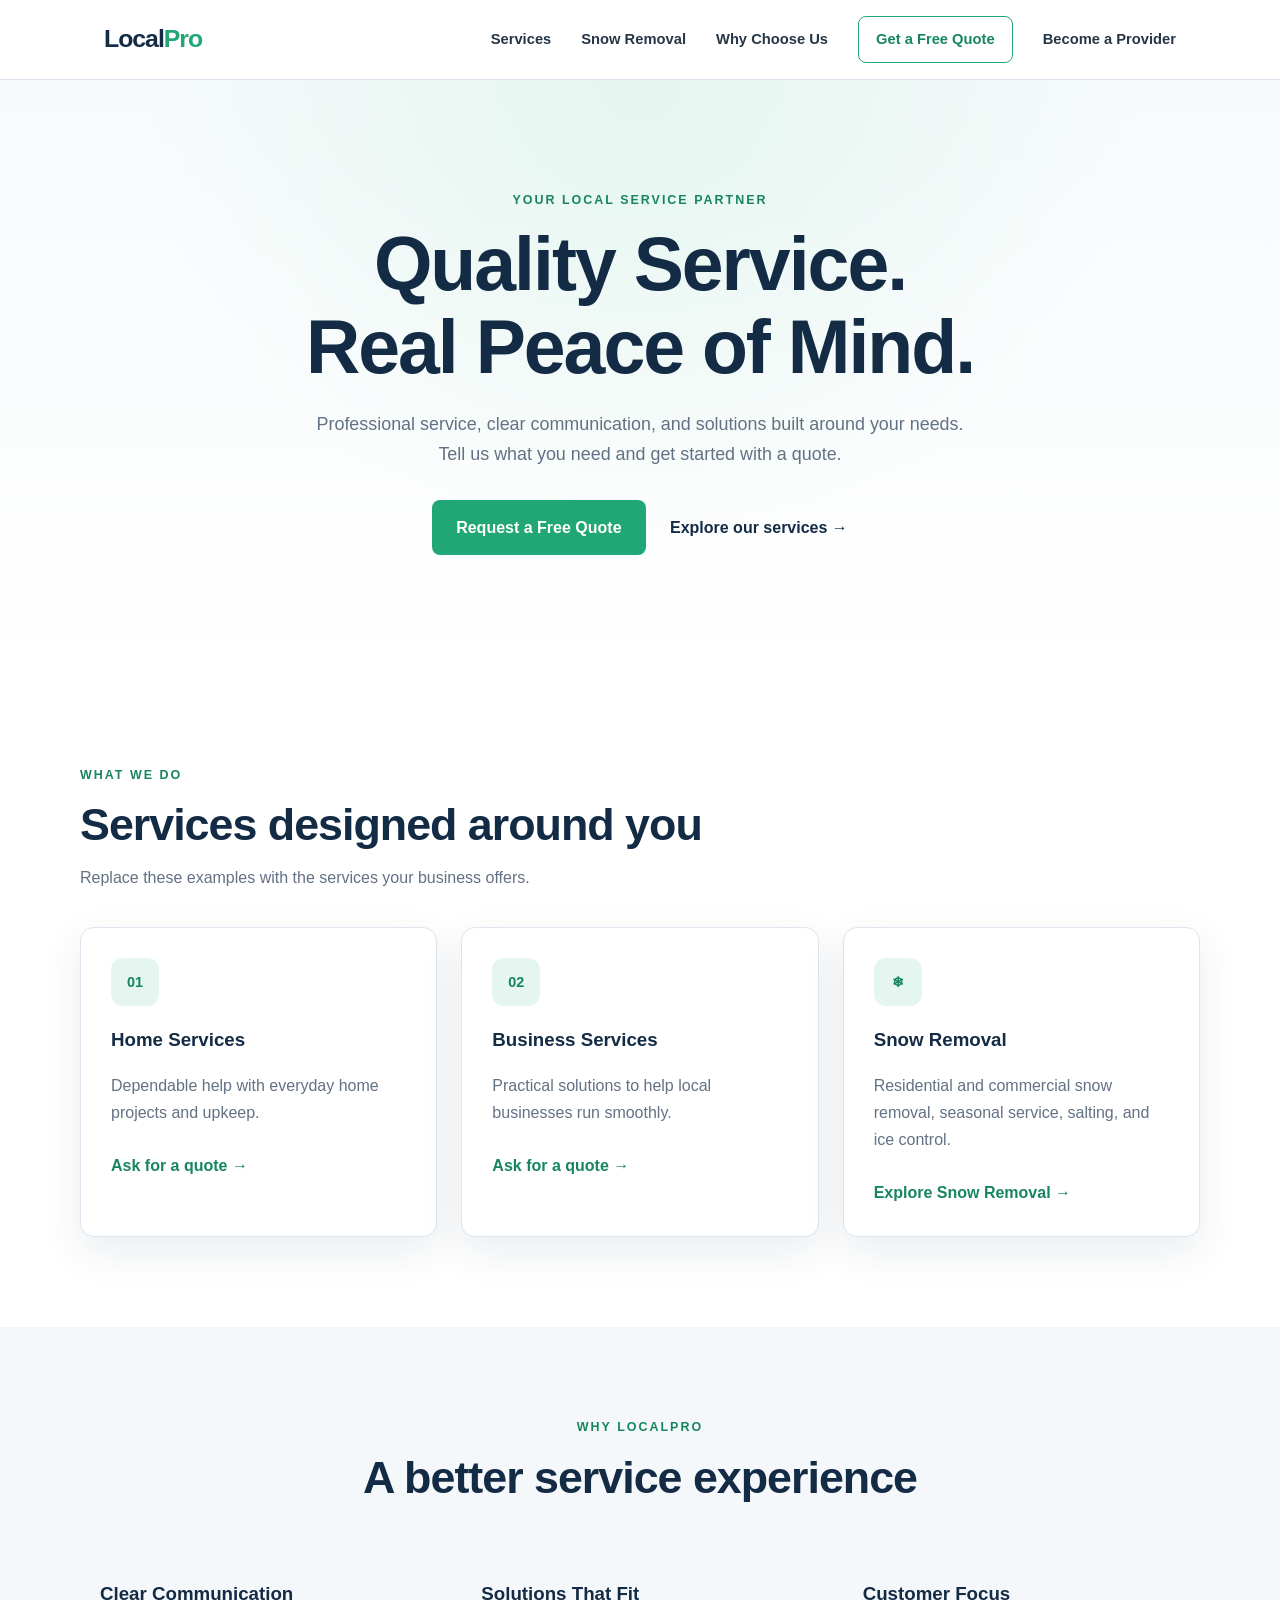
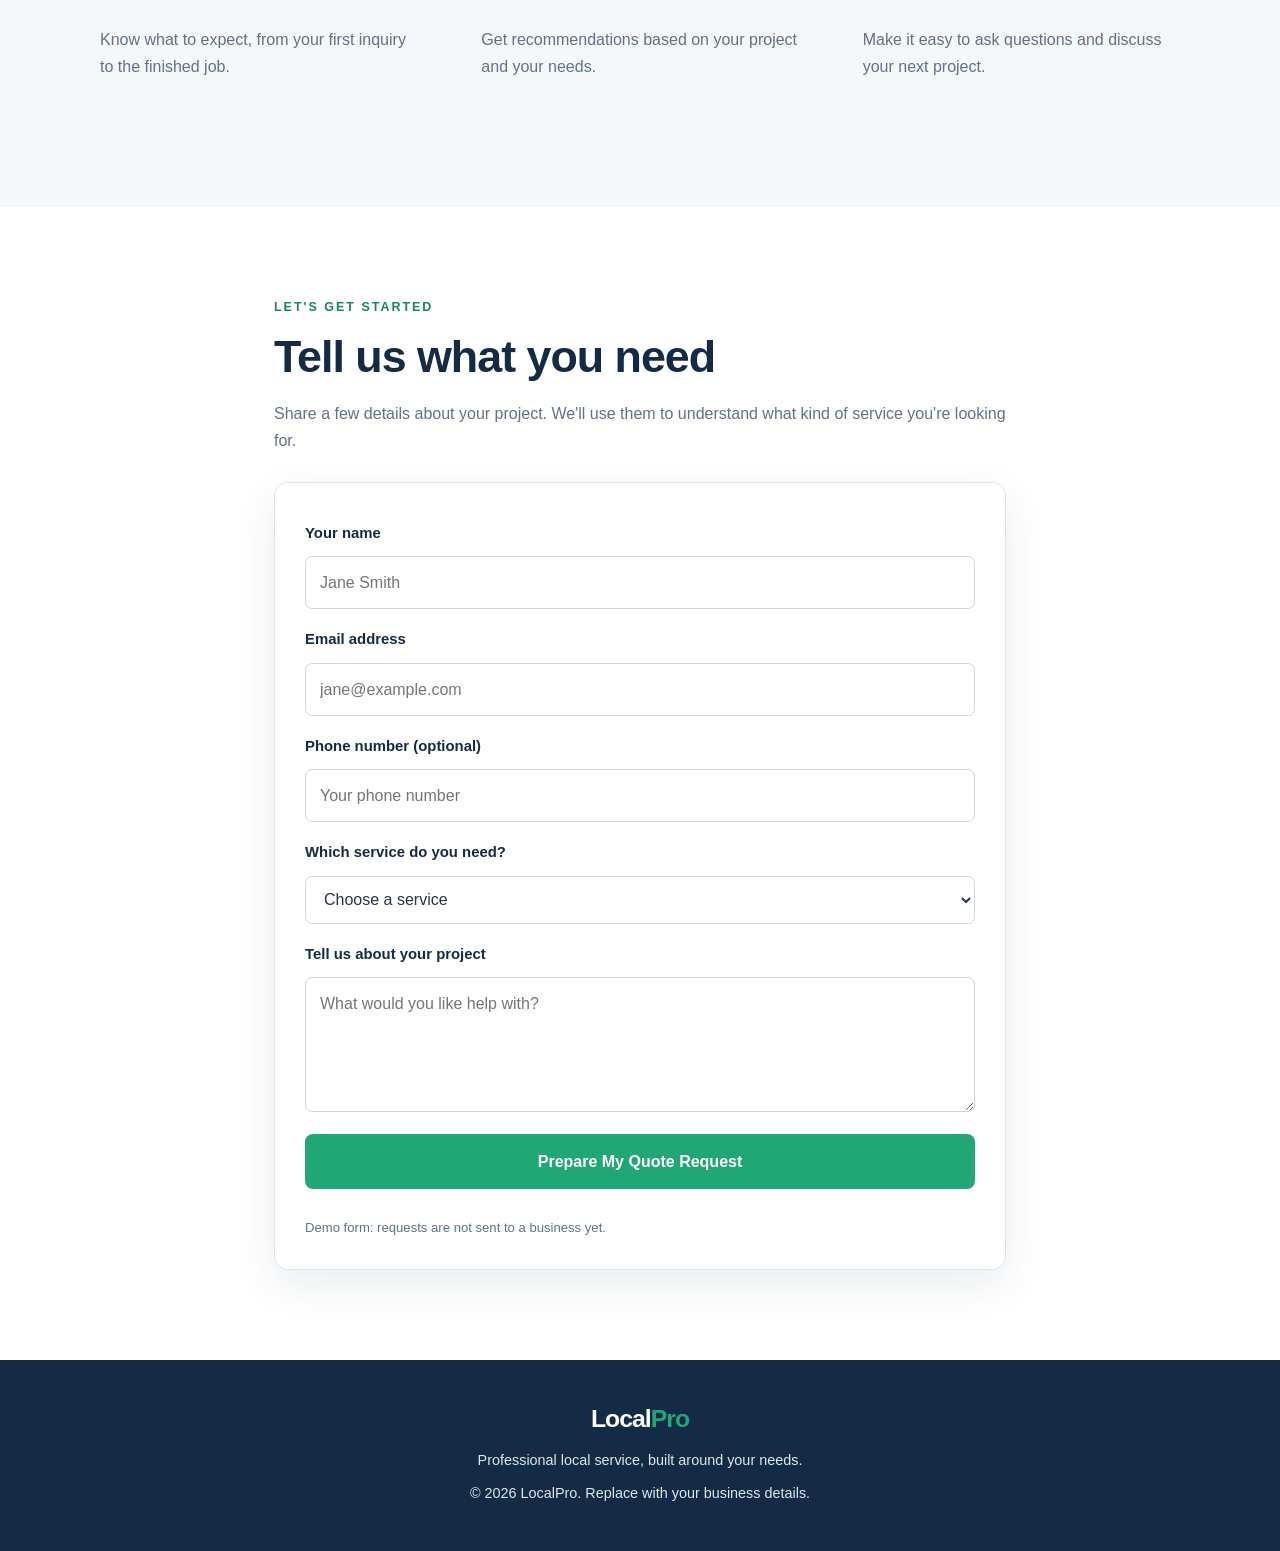
<file: index.html>
<!DOCTYPE html>
<html lang="en">
<head>
  <meta charset="UTF-8">
  <meta name="viewport" content="width=device-width, initial-scale=1.0">
  <meta name="description" content="Reliable local services with straightforward quotes and professional customer care.">
  <title>LocalPro | Professional Local Services</title>
<link rel="stylesheet" href="styles.css">
</head>



<body>
  <header>
   <nav aria-label="Main navigation">
  <a href="#" class="logo">Local<span>Pro</span></a>
  <a href="#services">Services</a>
  <a href="snow-removal.html">Snow Removal</a>
  <a href="#about">Why Choose Us</a>
  <a href="#quote" class="nav-cta">Get a Free Quote</a>
  <a href="provider.html">Become a Provider</a>
</nav>
  </header>
  <main>
    <section class="hero">
      <p class="eyebrow">YOUR LOCAL SERVICE PARTNER</p>
      <h1>Quality Service.<br>Real Peace of Mind.</h1>
      <p class="hero-text">
        Professional service, clear communication, and solutions
        built around your needs. Tell us what you need and get started
        with a quote.
      </p>
      <a href="#quote" class="button">Request a Free Quote</a>
      <a href="#services" class="text-link">Explore our services →</a>
    </section>

    <section id="services" class="section">
      <p class="eyebrow">WHAT WE DO</p>
      <h2>Services designed around you</h2>
      <p class="section-intro">
        Replace these examples with the services your business offers.
      </p>

      <div class="service-grid">
        <article class="service-card">
          <div class="service-icon" aria-hidden="true">01</div>
          <h3>Home Services</h3>
          <p>Dependable help with everyday home projects and upkeep.</p>
          <a href="#quote">Ask for a quote →</a>
        </article>

        <article class="service-card">
          <div class="service-icon" aria-hidden="true">02</div>
          <h3>Business Services</h3>
          <p>Practical solutions to help local businesses run smoothly.</p>
          <a href="#quote">Ask for a quote →</a>
        </article>

       <article class="service-card">
  <div class="service-icon" aria-hidden="true">❄</div>
  <h3>Snow Removal</h3>
  <p>Residential and commercial snow removal, seasonal service, salting, and ice control.</p>
  <a href="snow-removal.html">Explore Snow Removal →</a>
</article>
      </div>
    </section>

    <section id="about" class="why-section">
      <p class="eyebrow">WHY LOCALPRO</p>
      <h2>A better service experience</h2>
      <div class="benefit-grid">
        <article>
          <h3>Clear Communication</h3>
          <p>Know what to expect, from your first inquiry to the finished job.</p>
        </article>
        <article>
          <h3>Solutions That Fit</h3>
          <p>Get recommendations based on your project and your needs.</p>
        </article>
        <article>
          <h3>Customer Focus</h3>
          <p>Make it easy to ask questions and discuss your next project.</p>
        </article>
      </div>
    </section>

    <section id="quote" class="quote-section">
      <p class="eyebrow">LET'S GET STARTED</p>
      <h2>Tell us what you need</h2>
      <p>
        Share a few details about your project. We'll use them to
        understand what kind of service you're looking for.
      </p>

    <form id="quote-form">
        <label for="name">Your name</label>
        <input id="name" name="name" type="text"
          placeholder="Jane Smith" autocomplete="name" required>

        <label for="email">Email address</label>
        <input id="email" name="email" type="email"
          placeholder="jane@example.com" autocomplete="email" required>

        <label for="phone">Phone number (optional)</label>
        <input id="phone" name="phone" type="tel"
          placeholder="Your phone number" autocomplete="tel">

        <label for="service">Which service do you need?</label>
        <select id="service" name="service" required>
          <option value="">Choose a service</option>
          <option value="Home Services">Home Services</option>
          <option value="Business Services">Business Services</option>
          <option value="Custom Project">Custom Project</option>
          <option value="Other">Other</option>
        </select>

        <label for="details">Tell us about your project</label>
        <textarea id="details" name="details" rows="4"
          placeholder="What would you like help with?" required></textarea>

        <button type="submit" class="button">Prepare My Quote Request</button>
        <p id="form-message" role="status" aria-live="polite"></p>
        <p class="form-note">
          Demo form: requests are not sent to a business yet.
        </p>
      </form>
    </section>
  </main>

  <footer>
    <a href="#" class="logo">Local<span>Pro</span></a>
    <p>Professional local service, built around your needs.</p>
    <p>&copy; <span id="year">2026</span> LocalPro. Replace with your business details.</p>
  </footer>
      <script>
window.addEventListener("DOMContentLoaded", function () {
  const quoteForm = document.getElementById("quote-form");
  const formMessage = document.getElementById("form-message");
  const yearElement = document.getElementById("year");

  if (yearElement) {
    yearElement.textContent = new Date().getFullYear();
  }

  if (!quoteForm) {
    console.error("Could not find the quote form. Check its ID.");
    return;
  }

  quoteForm.addEventListener("submit", async function (event) {
      event.preventDefault();

      if (!quoteForm.reportValidity()) {
        return;
      }

      const formData = new FormData(quoteForm);

      const name = formData.get("name").trim();
      const email = formData.get("email").trim();
      const phone = formData.get("phone").trim();
                  const service = formData.get("service");
      const details = formData.get("details").trim();
      try {
     const response = await fetch("https://localpro-api.onrender.com/api/quotes", {
          method: "POST",
          headers: {
            "Content-Type": "application/json"
          },
          body: JSON.stringify({
            name: name,
            email: email,
            phone: phone,
            service: service,
            details: details
          })
        });

        const result = await response.json();

        if (!response.ok) {
          throw new Error(result.error || "Could not submit the quote request.");
        }

        formMessage.textContent = "Your quote request was saved successfully!";
        quoteForm.reset();
      } catch (error) {
        console.error("Quote submission failed:", error);
        formMessage.textContent =
          "Could not send your request. Please check that the backend is running and try again.";
      }

         });
});
 </script>

</body>
</html>
</file>
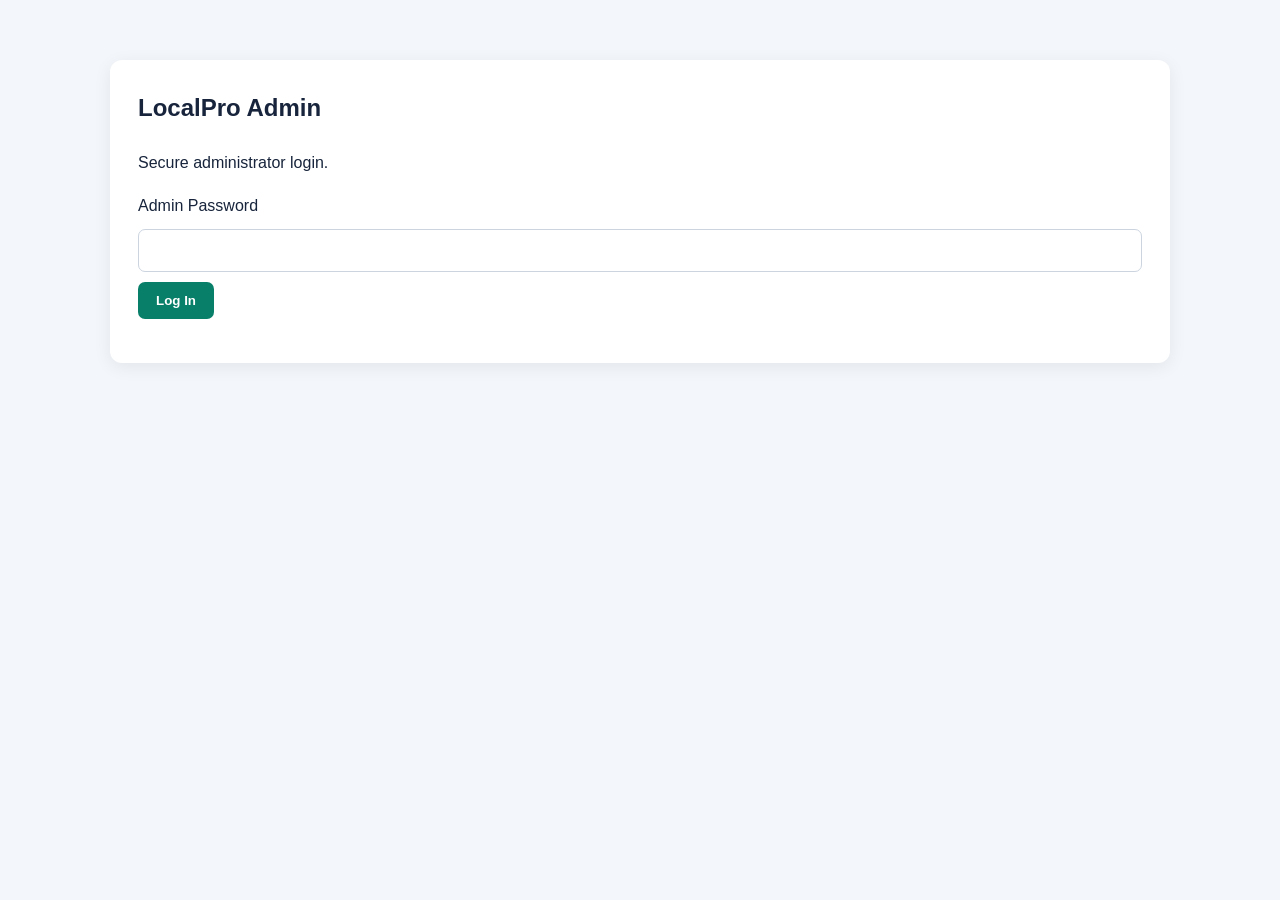
<file: admin.html>
<!DOCTYPE html>
<html lang="en">
<head>
    <meta charset="UTF-8">
    <meta name="viewport" content="width=device-width, initial-scale=1.0">
    <title>LocalPro Admin Dashboard</title>
    <link rel="stylesheet" href="styles.css">
    <style>
        body {
            background: #f3f6fa;
            color: #17243b;
            margin: 0;
            font-family: Arial, sans-serif;
        }

        .admin-container {
            max-width: 1100px;
            margin: 40px auto;
            padding: 20px;
        }

        .admin-card {
            background: white;
            padding: 28px;
            border-radius: 12px;
            box-shadow: 0 4px 18px rgba(0,0,0,.07);
            margin-bottom: 24px;
        }

        .admin-card h1, .admin-card h2 {
            margin-top: 0;
        }

        input {
            width: 100%;
            padding: 13px;
            margin: 10px 0;
            border: 1px solid #ccd4df;
            border-radius: 7px;
            box-sizing: border-box;
        }

        button {
            padding: 11px 18px;
            border: 0;
            border-radius: 7px;
            cursor: pointer;
            font-weight: bold;
        }

        .primary-button {
            background: #087f68;
            color: white;
        }

        .approve-button {
            background: #087f68;
            color: white;
            margin-right: 8px;
        }

        .reject-button {
            background: #a83232;
            color: white;
        }

        .application {
            border: 1px solid #dce3ec;
            padding: 20px;
            border-radius: 9px;
            margin-top: 16px;
        }

        .status {
            font-weight: bold;
            text-transform: capitalize;
        }

        .message {
            margin-top: 12px;
            font-weight: bold;
        }

        .hidden {
            display: none;
        }

        .application p {
            overflow-wrap: anywhere;
        }

        @media (max-width: 600px) {
            .admin-container {
                margin: 15px auto;
                padding: 12px;
            }

            .admin-card {
                padding: 18px;
            }
        }
.application-stats {
    display: grid;
    grid-template-columns: repeat(4, 1fr);
    gap: 12px;
    margin: 20px 0;
}

.stat-card {
    background: #f3f6f8;
    border: 1px solid #dce3e8;
    border-radius: 10px;
    padding: 16px;
}

.stat-card span {
    display: block;
    color: #52616b;
    font-size: 13px;
    margin-bottom: 8px;
}

.stat-card strong {
    font-size: 25px;
    color: #142b3a;
}

.application-filters {
    display: flex;
    gap: 12px;
    margin: 20px 0;
}

.application-filters input,
.application-filters select {
    padding: 12px;
    border: 1px solid #ccd5dc;
    border-radius: 8px;
    font-size: 14px;
}

.application-filters input {
    flex: 1;
    min-width: 0;
}

.application-filters select {
    min-width: 180px;
    background: white;
}

@media (max-width: 650px) {
    .application-stats {
        grid-template-columns: repeat(2, 1fr);
    }

    .application-filters {
        flex-direction: column;
    }

    .application-filters select {
        width: 100%;
    }

    }
   </style>
</head>
<body>

<main class="admin-container">

    <section class="admin-card" id="login-section">
        <h1>LocalPro Admin</h1>
        <p>Secure administrator login.</p>

        <form id="login-form">
            <label for="admin-password">Admin Password</label>
            <input
                type="password"
                id="admin-password"
                autocomplete="current-password"
                required
            >
            <button class="primary-button" type="submit">
                Log In
            </button>
        </form>

        <p id="login-message" class="message" role="status"></p>
    </section>

    <section class="hidden" id="dashboard-section">
        <div class="admin-card">
            <h1>Provider Management</h1>
            <p>Live provider applications · Read-only preview</p>
            <button class="primary-button" id="refresh-button">
                Refresh Applications
            </button>
            <button class="reject-button" id="logout-button">
                Log Out
            </button>
            <p id="dashboard-message" class="message" role="status"></p>
       <div class="admin-card">
    <h2>Provider Applications</h2>

    <div class="application-stats">
        <div class="stat-card">
            <span>All Applications</span>
            <strong id="count-all">0</strong>
        </div>

        <div class="stat-card">
            <span>Pending</span>
            <strong id="count-pending">0</strong>
        </div>

        <div class="stat-card">
            <span>Approved</span>
            <strong id="count-approved">0</strong>
        </div>

        <div class="stat-card">
            <span>Rejected</span>
            <strong id="count-rejected">0</strong>
        </div>
    </div>

    <div class="application-filters">
        <input
            type="text"
            id="application-search"
            placeholder="Search business, contact, service area..."
        >

        <select id="status-filter">
            <option value="all">All Applications</option>
            <option value="pending">Pending</option>
            <option value="approved">Approved</option>
            <option value="rejected">Rejected</option>
        </select>
    </div>

    <div id="applications-list">
        Loading applications...
    </div>
</div>
<div class="admin-card" id="customer-leads-section">
    <h2>Customer Leads</h2>
    <p>Manage incoming customer requests and provider assignments.</p>

    <div class="application-stats">
        <div class="stat-card">
            <span>All Leads</span>
            <strong id="lead-count-all">0</strong>
        </div>

        <div class="stat-card">
            <span>New</span>
            <strong id="lead-count-new">0</strong>
        </div>

        <div class="stat-card">
            <span>Contacted</span>
            <strong id="lead-count-contacted">0</strong>
        </div>

        <div class="stat-card">
            <span>Matched</span>
            <strong id="lead-count-matched">0</strong>
        </div>

        <div class="stat-card">
            <span>Completed</span>
            <strong id="lead-count-completed">0</strong>
        </div>
    </div>

    <div class="application-filters">
        <input
            type="text"
            id="lead-search"
            placeholder="Search customer, ZIP code, or service..."
        >

        <select id="lead-status-filter">
            <option value="all">All Leads</option>
            <option value="new">New</option>
            <option value="contacted">Contacted</option>
            <option value="matched">Matched</option>
            <option value="completed">Completed</option>
        </select>
    </div>

    <button class="primary-button" id="refresh-leads-button">
        Refresh Customer Leads
    </button>

    <p id="lead-message" class="message" role="status"></p>

    <div id="customer-leads-list">
        Log in to load customer leads.
    </div>
</div>

    </section>

</main>

<script>

const API_BASE = "https://localpro-api.onrender.com";

let localLeads = [];
let localProviders = [];
let adminToken = null;
let allApplications = [];

const loginForm = document.getElementById("login-form");
const loginSection = document.getElementById("login-section");
const dashboardSection = document.getElementById("dashboard-section");
const loginMessage = document.getElementById("login-message");
const dashboardMessage = document.getElementById("dashboard-message");
const applicationsList = document.getElementById("applications-list");

loginForm.addEventListener("submit", async function(event) {
    event.preventDefault();
    loginMessage.textContent = "Checking login...";

    try {
        const response = await fetch(`${API_BASE}/api/admin/login`, {
            method: "POST",
            headers: {"Content-Type": "application/json"},
            body: JSON.stringify({
                password: document.getElementById("admin-password").value
            })
        });

        const data = await response.json();
        if (!response.ok) {
            throw new Error(data.error || "Login failed.");
        }

        adminToken = data.token;
        document.getElementById("admin-password").value = "";
        loginSection.classList.add("hidden");
        dashboardSection.classList.remove("hidden");

        await loadApplications();
        await loadCustomerLeads();
        await loadLocalProviders();

    } catch (error) {
        loginMessage.textContent = error.message;
    }
});

async function loadCustomerLeads() {
    const leadsList = document.getElementById("customer-leads-list");
    const message = document.getElementById("lead-message");

    leadsList.textContent = "Loading customer leads...";
    message.textContent = "";

    try {
        const response = await fetch(`${API_BASE}/api/admin/quotes`, {
            headers: {"Authorization": `Bearer ${adminToken}`}
        });

        const data = await response.json();
        if (!response.ok) {
            if (response.status === 401) logout();
            throw new Error(data.error || "Could not load customer leads.");
        }

        localLeads = Array.isArray(data.leads) ? data.leads : [];
        renderCustomerLeads();

    } catch (error) {
        leadsList.textContent = error.message;
    }
}

async function loadLocalProviders() {
    try {
        const response = await fetch(`${API_BASE}/api/admin/providers`, {
            headers: {"Authorization": `Bearer ${adminToken}`}
        });

        const data = await response.json();
        if (!response.ok) {
            if (response.status === 401) logout();
            throw new Error(data.error || "Could not load approved providers.");
        }

        localProviders = Array.isArray(data.applications)
            ? data.applications.filter(provider => provider.status === "approved")
            : [];

        renderCustomerLeads();

    } catch (error) {
        document.getElementById("lead-message").textContent = error.message;
    }
}

function renderCustomerLeads() {
    const leadsList = document.getElementById("customer-leads-list");
    leadsList.replaceChildren();

    const searchText = document
        .getElementById("lead-search")
        .value.trim().toLowerCase();

    const selectedStatus = document
        .getElementById("lead-status-filter")
        .value;

    const statuses = ["new", "contacted", "matched", "completed"];

    document.getElementById("lead-count-all").textContent = localLeads.length;

    statuses.forEach(status => {
        document.getElementById(`lead-count-${status}`).textContent =
            localLeads.filter(lead => lead.status === status).length;
    });

    const filteredLeads = localLeads.filter(lead => {
        const matchesStatus =
            selectedStatus === "all" || lead.status === selectedStatus;

        const searchableText = [
            lead.name,
            lead.email,
            lead.phone,
            lead.zip_code,
            lead.service,
            lead.service_requested,
            lead.property_type
        ].join(" ").toLowerCase();

        return matchesStatus && searchableText.includes(searchText);
    });

    if (filteredLeads.length === 0) {
        leadsList.textContent = "No matching customer leads found.";
        return;
    }

    filteredLeads.forEach(lead => {
        const card = document.createElement("article");
        card.className = "application";

        const heading = document.createElement("h3");
        heading.textContent = lead.name || "Unnamed customer";
        card.appendChild(heading);

        const fields = [
            ["Email", lead.email],
            ["Phone", lead.phone],
            ["Service", lead.service_requested || lead.service],
            ["Property type", lead.property_type],
            ["ZIP code", lead.zip_code],
            ["Frequency", lead.frequency],
            ["Requested timing", lead.timing],
            ["Additional details", lead.details],
            ["Submitted", lead.created_at]
        ];

        fields.forEach(([label, value]) => {
            const paragraph = document.createElement("p");
            paragraph.textContent = `${label}: ${value || "Not provided"}`;
            card.appendChild(paragraph);
        });

        const statusLabel = document.createElement("label");
        statusLabel.textContent = "Lead status";

        const statusSelect = document.createElement("select");

        ["new", "contacted", "matched", "completed"].forEach(status => {
            const option = document.createElement("option");
            option.value = status;
            option.textContent =
                status.charAt(0).toUpperCase() + status.slice(1);
            statusSelect.appendChild(option);
        });

        statusSelect.value = lead.status || "new";
        statusLabel.appendChild(statusSelect);
        card.appendChild(statusLabel);

        const providerLabel = document.createElement("label");
        providerLabel.textContent = "Assign approved provider";

        const providerSelect = document.createElement("select");

        const unassignedOption = document.createElement("option");
        unassignedOption.value = "";
        unassignedOption.textContent = "No provider assigned";
        providerSelect.appendChild(unassignedOption);

        const currentProviderIsApproved = localProviders.some(
            provider => String(provider.id) === String(lead.assigned_provider_id)
        );

        if (lead.assigned_provider_id && !currentProviderIsApproved) {
            const previousOption = document.createElement("option");
            previousOption.value = String(lead.assigned_provider_id);
            previousOption.textContent =
                `Previously assigned provider #${lead.assigned_provider_id} (not approved)`;
            providerSelect.appendChild(previousOption);
        }

        localProviders
            .filter(provider => provider.status === "approved")
            .forEach(provider => {
                const option = document.createElement("option");
                option.value = String(provider.id);
                option.textContent = provider.business_name;
                providerSelect.appendChild(option);
            });

        providerSelect.value = lead.assigned_provider_id
            ? String(lead.assigned_provider_id)
            : "";

        providerLabel.appendChild(providerSelect);
        card.appendChild(providerLabel);

        const saveButton = document.createElement("button");
        saveButton.className = "primary-button";
        saveButton.textContent = "Save Lead Changes";

        saveButton.addEventListener("click", async () => {
            await updateCustomerLead(
                lead.id,
                statusSelect.value,
                providerSelect.value
            );
        });

        card.appendChild(saveButton);
        leadsList.appendChild(card);
    });
}

async function updateCustomerLead(leadId, status, providerId) {
    const message = document.getElementById("lead-message");
    message.textContent = "Saving lead changes...";

    const assignedProviderId = providerId === "" ? null : Number(providerId);

    try {
        const response = await fetch(`${API_BASE}/api/admin/quotes/${leadId}`, {
            method: "PATCH",
            headers: {
                "Content-Type": "application/json",
                "Authorization": `Bearer ${adminToken}`
            },
            body: JSON.stringify({
                status: status,
                assigned_provider_id: assignedProviderId
            })
        });

        const data = await response.json();
        if (!response.ok) {
            if (response.status === 401) logout();
            throw new Error(data.error || "Could not update customer lead.");
        }

        message.textContent = "Customer lead updated successfully.";
        await loadCustomerLeads();

    } catch (error) {
        message.textContent = error.message;
    }
}

function renderApplications() {
    applicationsList.replaceChildren();

    const searchText = document
        .getElementById("application-search")
        .value.trim().toLowerCase();

    const selectedStatus = document
        .getElementById("status-filter")
        .value;

    // Update application counts.
    document.getElementById("count-all").textContent =
        allApplications.length;

    document.getElementById("count-pending").textContent =
        allApplications.filter(app => app.status === "pending").length;

    document.getElementById("count-approved").textContent =
        allApplications.filter(app => app.status === "approved").length;

    document.getElementById("count-rejected").textContent =
        allApplications.filter(app => app.status === "rejected").length;

    // Apply search and status filters.
    const filteredApplications = allApplications.filter(application => {
        const matchesStatus =
            selectedStatus === "all" ||
            application.status === selectedStatus;

        const searchableText = [
            application.business_name,
            application.contact_name,
            application.service_area,
            application.services
        ].join(" ").toLowerCase();

        const matchesSearch = searchableText.includes(searchText);

        return matchesStatus && matchesSearch;
    });

    if (filteredApplications.length === 0) {
        applicationsList.textContent = "No matching applications found.";
        return;
    }

    filteredApplications.forEach(application => {
        const card = document.createElement("article");
        card.className = "application";

        const heading = document.createElement("h3");
        heading.textContent = application.business_name;
        card.appendChild(heading);

        const fields = [
            ["Contact", application.contact_name],
            ["Email", application.email],
            ["Phone", application.phone],
            ["Address", application.business_address],
            ["Service area", application.service_area],
            ["Services", application.services],
            ["Customer types", application.customer_types],
            ["Years in business", application.years_in_business],
            ["Insurance", application.insurance_info],
            ["Licenses", application.license_info],
            ["Website", application.website],
            ["Availability", application.availability]
        ];

        fields.forEach(([label, value]) => {
            const paragraph = document.createElement("p");
            paragraph.textContent = `${label}: ${value || "Not provided"}`;
            card.appendChild(paragraph);
        });

        // Flag applications that list snow-related services.
        const snowKeywords = /snow|plow|ice|salting|shovel/i;

        if (snowKeywords.test(application.services || "")) {
            const snowLabel = document.createElement("p");
            snowLabel.textContent = "Snow-related services listed";
            snowLabel.className = "status";
            card.appendChild(snowLabel);
        }

        const status = document.createElement("p");
        status.className = "status";
        status.textContent = `Status: ${application.status}`;
        card.appendChild(status);

        const readOnlyNote = document.createElement("p");
        readOnlyNote.textContent = "Read-only preview: provider status changes are disabled.";
        readOnlyNote.className = "status";
        card.appendChild(readOnlyNote);

        applicationsList.appendChild(card);
    });
}


async function loadApplications() {
    applicationsList.textContent = "Loading applications...";
    dashboardMessage.textContent = "";

    try {
        const response = await fetch(`${API_BASE}/api/admin/providers`, {
            headers: {
                "Authorization": `Bearer ${adminToken}`
            }
        });
        const data = await response.json();

        if (!response.ok) {
            if (response.status === 401) {
                logout();
            }

            throw new Error(data.error || "Could not load applications.");
        }

        allApplications = Array.isArray(data.applications)
            ? data.applications
            : [];

        renderApplications();

    } catch (error) {
        applicationsList.textContent = error.message;

}
}

    function logout() {
        adminToken = null;
        dashboardSection.classList.add("hidden");
        loginSection.classList.remove("hidden");
        applicationsList.replaceChildren();
        dashboardMessage.textContent = "";
        loginMessage.textContent = "You have been logged out.";
    }

        document.getElementById("application-search").addEventListener(
        "input", renderApplications
    );

    document.getElementById("status-filter").addEventListener(
        "change", renderApplications
    );

    document.getElementById("refresh-button").addEventListener(
        "click", loadApplications
    );

    document.getElementById("logout-button").addEventListener(
        "click", logout
    );

    document.getElementById("lead-search").addEventListener(
        "input", renderCustomerLeads
    );

    document.getElementById("lead-status-filter").addEventListener(
        "change", renderCustomerLeads
    );

    document.getElementById("refresh-leads-button").addEventListener(
        "click", async function() {
            await loadCustomerLeads();
            await loadLocalProviders();
            renderCustomerLeads();
        }
    );

</script>

</body>
</html>
</file>
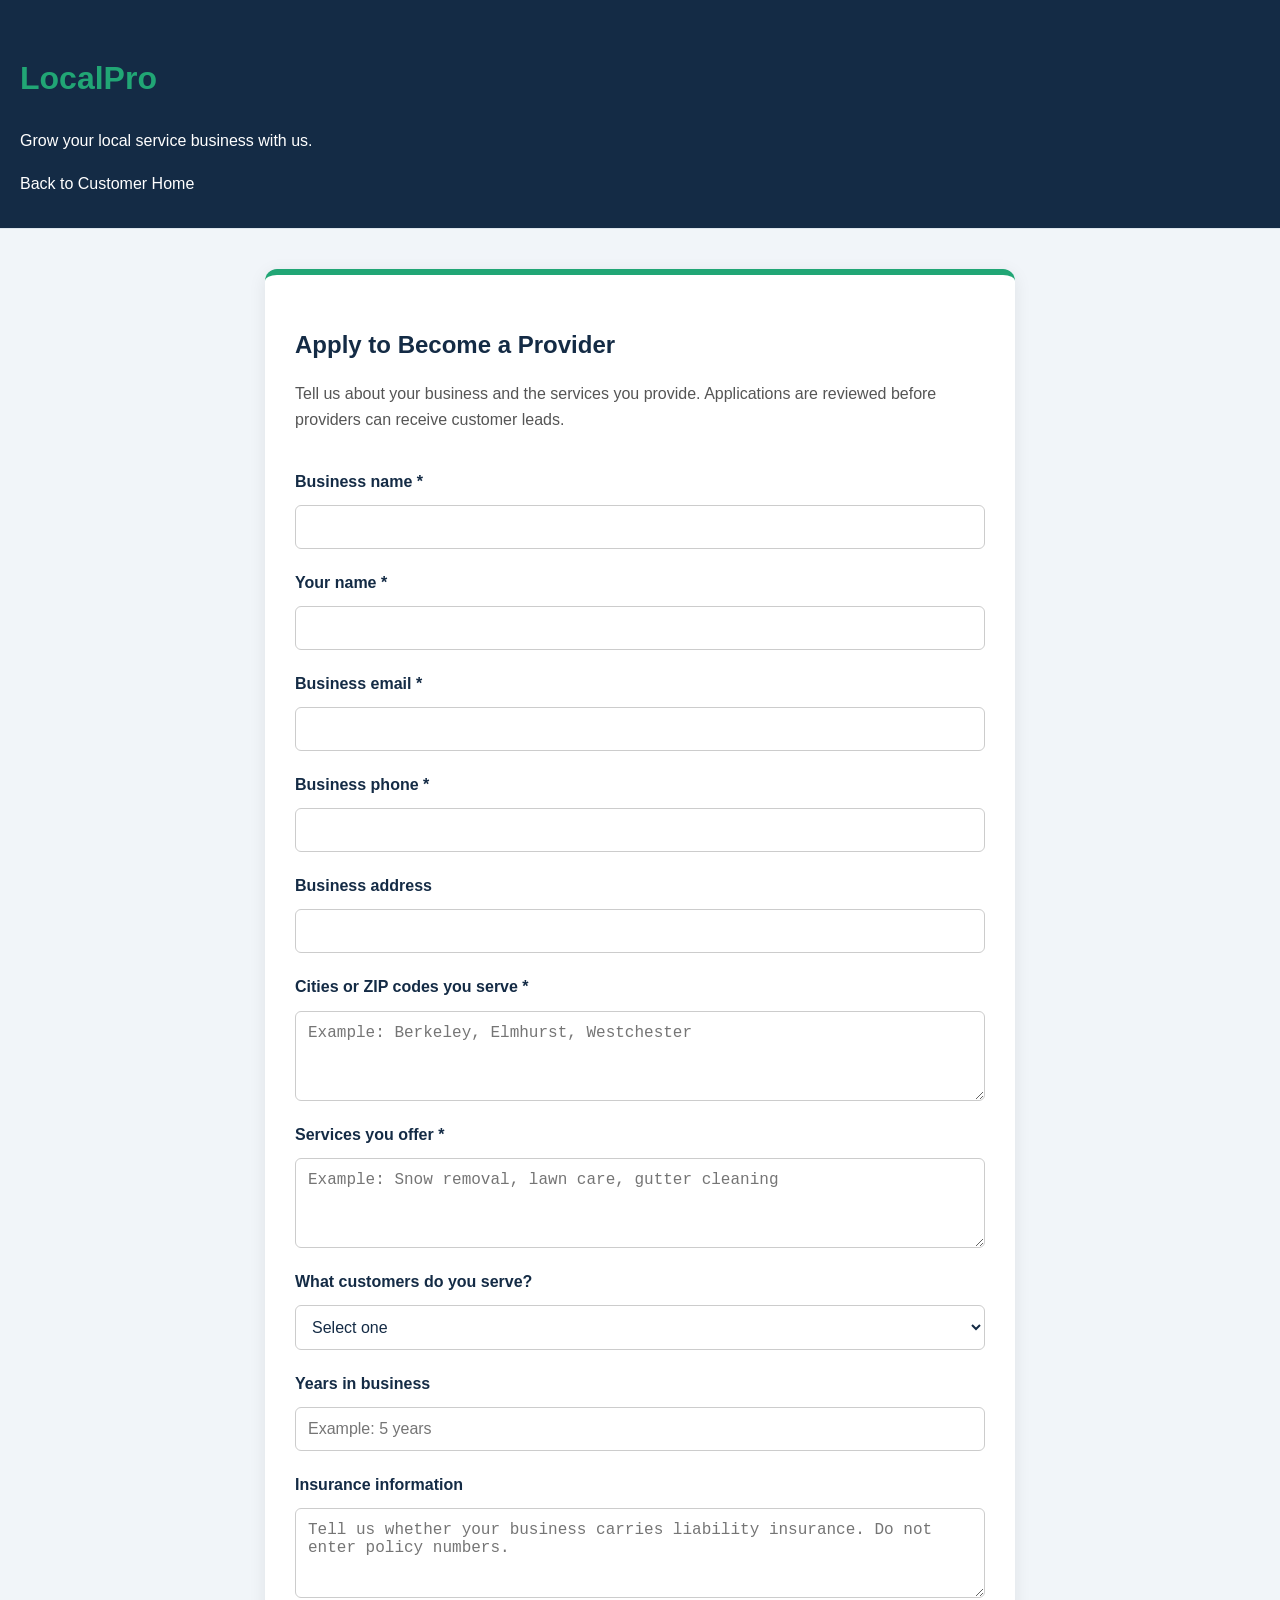
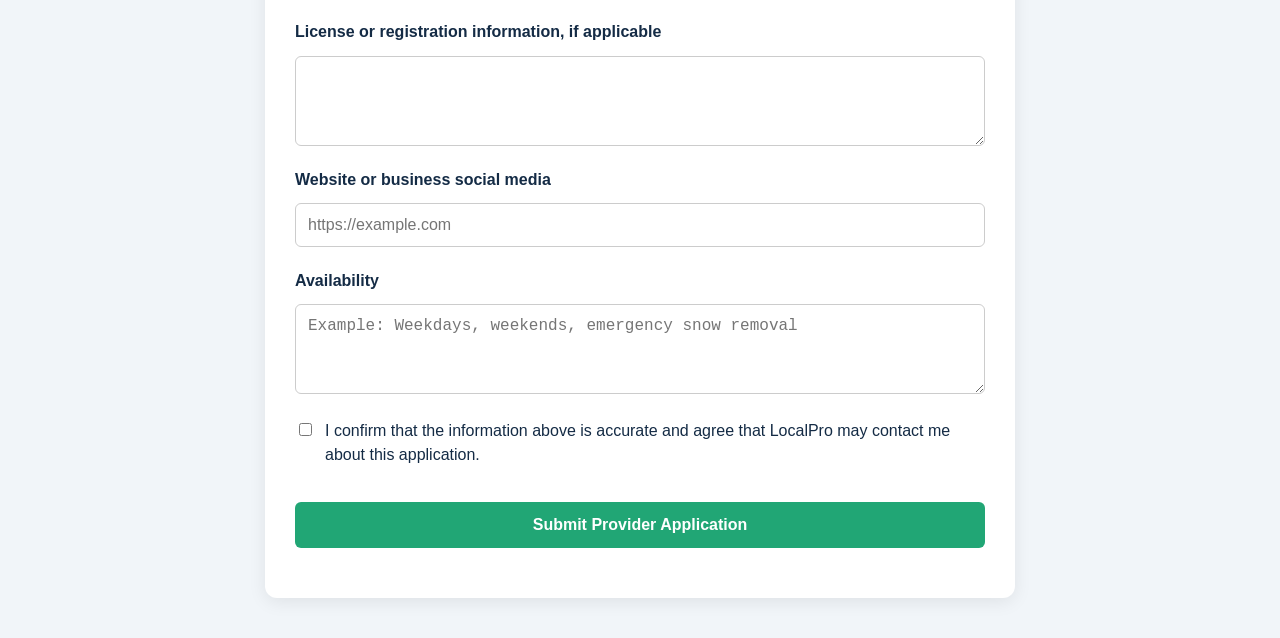
<file: provider.html>
<!DOCTYPE html>
<html lang="en">
<head>
    <meta charset="UTF-8">
    <meta name="viewport" content="width=device-width, initial-scale=1.0">
    <title>Become a LocalPro Provider</title>
    <link rel="stylesheet" href="styles.css">
</head>
<body>
    <header>
        <div class="container">
            <h1>LocalPro</h1>
            <p>Grow your local service business with us.</p>
            <a href="index.html">Back to Customer Home</a>
        </div>
    </header>

    <main class="container">
        <section class="form-card">
            <h2>Apply to Become a Provider</h2>
            <p>
                Tell us about your business and the services you provide.
                Applications are reviewed before providers can receive customer leads.
            </p>

            <form id="provider-form">
                <label for="business_name">Business name *</label>
                <input id="business_name" name="business_name" type="text" required maxlength="150">

                <label for="contact_name">Your name *</label>
                <input id="contact_name" name="contact_name" type="text" required maxlength="120">

                <label for="email">Business email *</label>
                <input id="email" name="email" type="email" required maxlength="254">

                <label for="phone">Business phone *</label>
                <input id="phone" name="phone" type="tel" required maxlength="40">

                <label for="business_address">Business address</label>
                <input id="business_address" name="business_address" type="text" maxlength="250">

                <label for="service_area">Cities or ZIP codes you serve *</label>
                <textarea id="service_area" name="service_area" required maxlength="1000"
                    placeholder="Example: Berkeley, Elmhurst, Westchester"></textarea>

                <label for="services">Services you offer *</label>
                <textarea id="services" name="services" required maxlength="1500"
                    placeholder="Example: Snow removal, lawn care, gutter cleaning"></textarea>

                <label for="customer_types">What customers do you serve?</label>
                <select id="customer_types" name="customer_types">
                    <option value="">Select one</option>
                    <option value="Residential">Residential</option>
                    <option value="Commercial">Commercial</option>
                    <option value="Both">Both residential and commercial</option>
                </select>

                <label for="years_in_business">Years in business</label>
                <input id="years_in_business" name="years_in_business" type="text" maxlength="50"
                    placeholder="Example: 5 years">

                <label for="insurance_info">Insurance information</label>
                <textarea id="insurance_info" name="insurance_info" maxlength="1000"
                    placeholder="Tell us whether your business carries liability insurance. Do not enter policy numbers."></textarea>

                <label for="license_info">License or registration information, if applicable</label>
                <textarea id="license_info" name="license_info" maxlength="1000"></textarea>

                <label for="website">Website or business social media</label>
                <input id="website" name="website" type="text" maxlength="250"
                    placeholder="https://example.com">

                <label for="availability">Availability</label>
                <textarea id="availability" name="availability" maxlength="1000"
                    placeholder="Example: Weekdays, weekends, emergency snow removal"></textarea>

                <label class="checkbox-label">
                    <input type="checkbox" id="provider_agreement" name="provider_agreement" value="yes" required>
                    I confirm that the information above is accurate and agree that LocalPro may contact me about this application.
                </label>

                <button type="submit">Submit Provider Application</button>
            </form>

            <p id="provider-message" role="status" aria-live="polite"></p>
        </section>
    </main>

    <script>
        const providerForm = document.getElementById("provider-form");
        const providerMessage = document.getElementById("provider-message");

        providerForm.addEventListener("submit", async function (event) {
            event.preventDefault();

            const formData = new FormData(providerForm);
            const application = Object.fromEntries(formData.entries());

            providerMessage.textContent = "Submitting your application...";
            
            try {
                const response = await fetch(
                    "https://localpro-api.onrender.com/api/providers",
                    {
                        method: "POST",
                        headers: {
                            "Content-Type": "application/json"
                        },
                        body: JSON.stringify(application)
                    }
                );

                const result = await response.json();

                if (!response.ok) {
                    throw new Error(result.error || "Unable to submit your application.");
                }

                providerMessage.textContent =
                    "Thank you! Your application was received and is pending review.";

                providerForm.reset();
            } catch (error) {
                providerMessage.textContent =
                    error.message || "Something went wrong. Please try again.";
            }
        });
    </script>
</body>
</html>
</file>
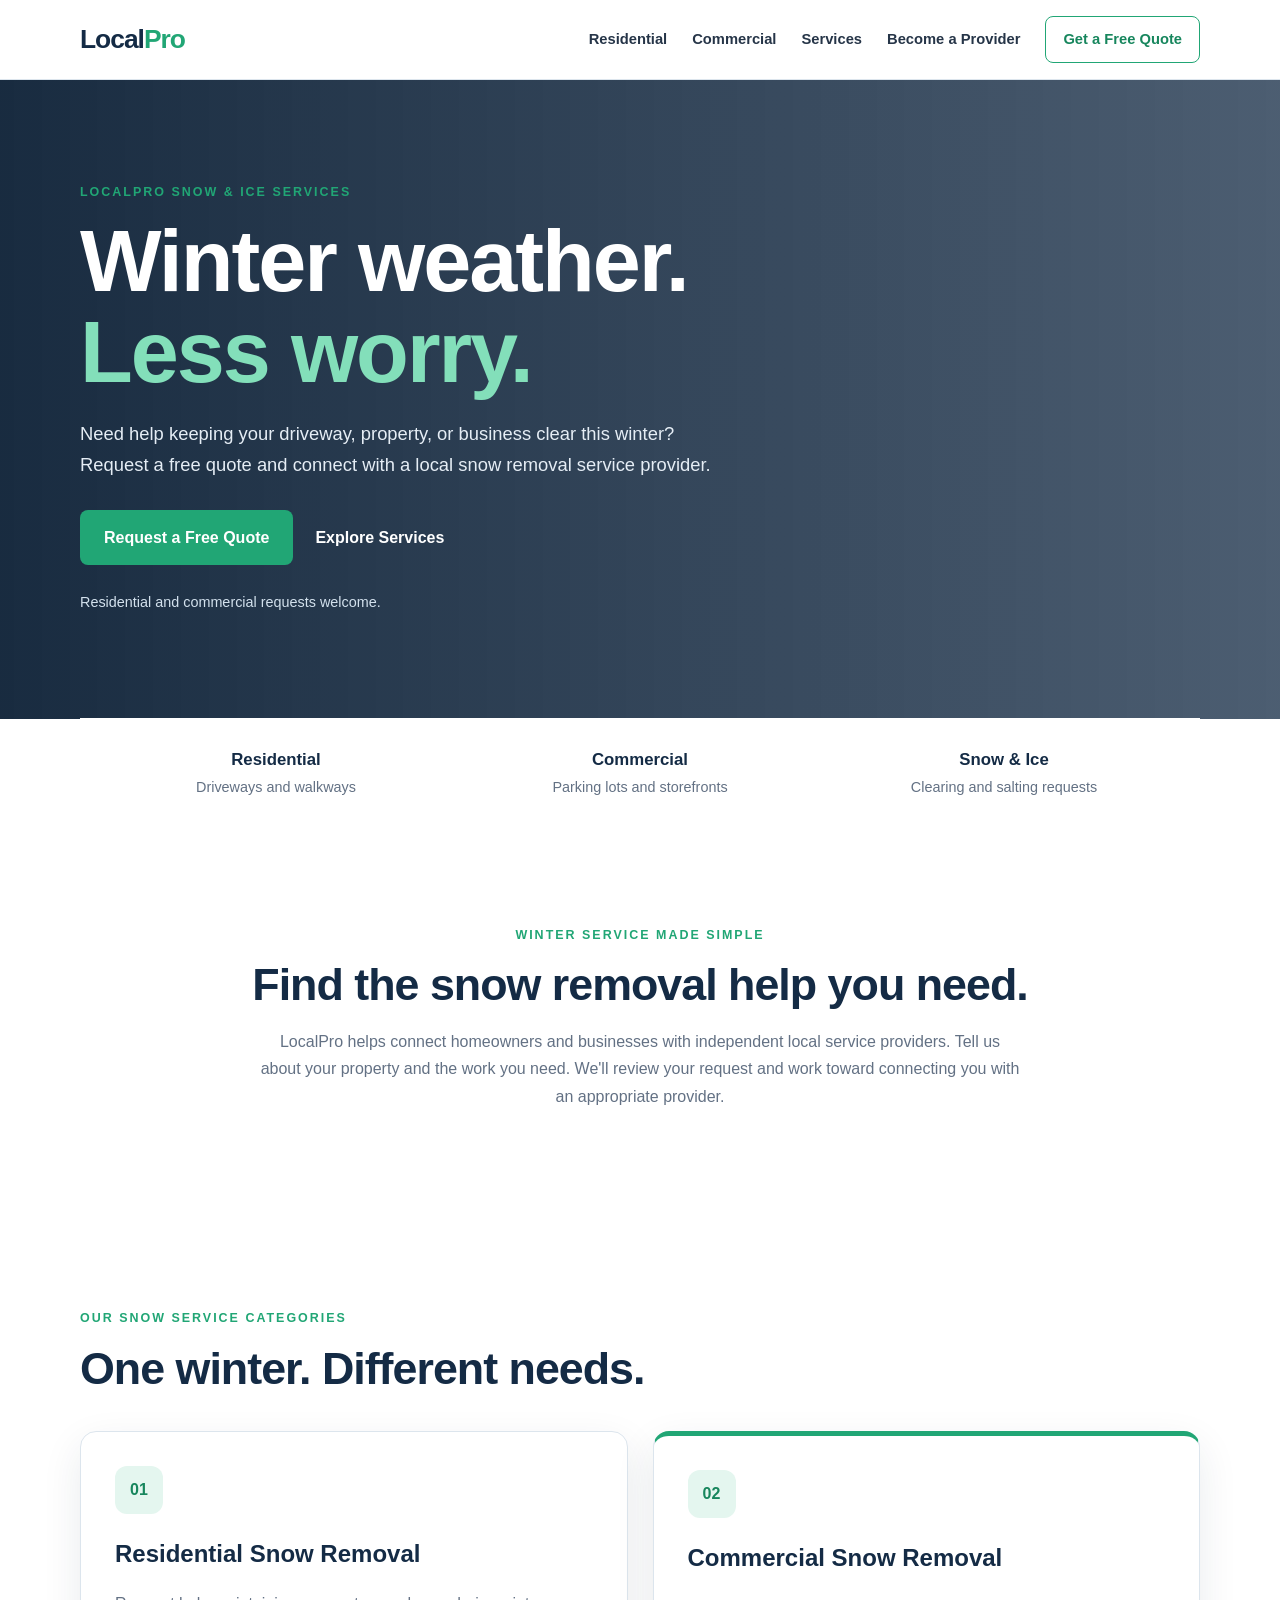
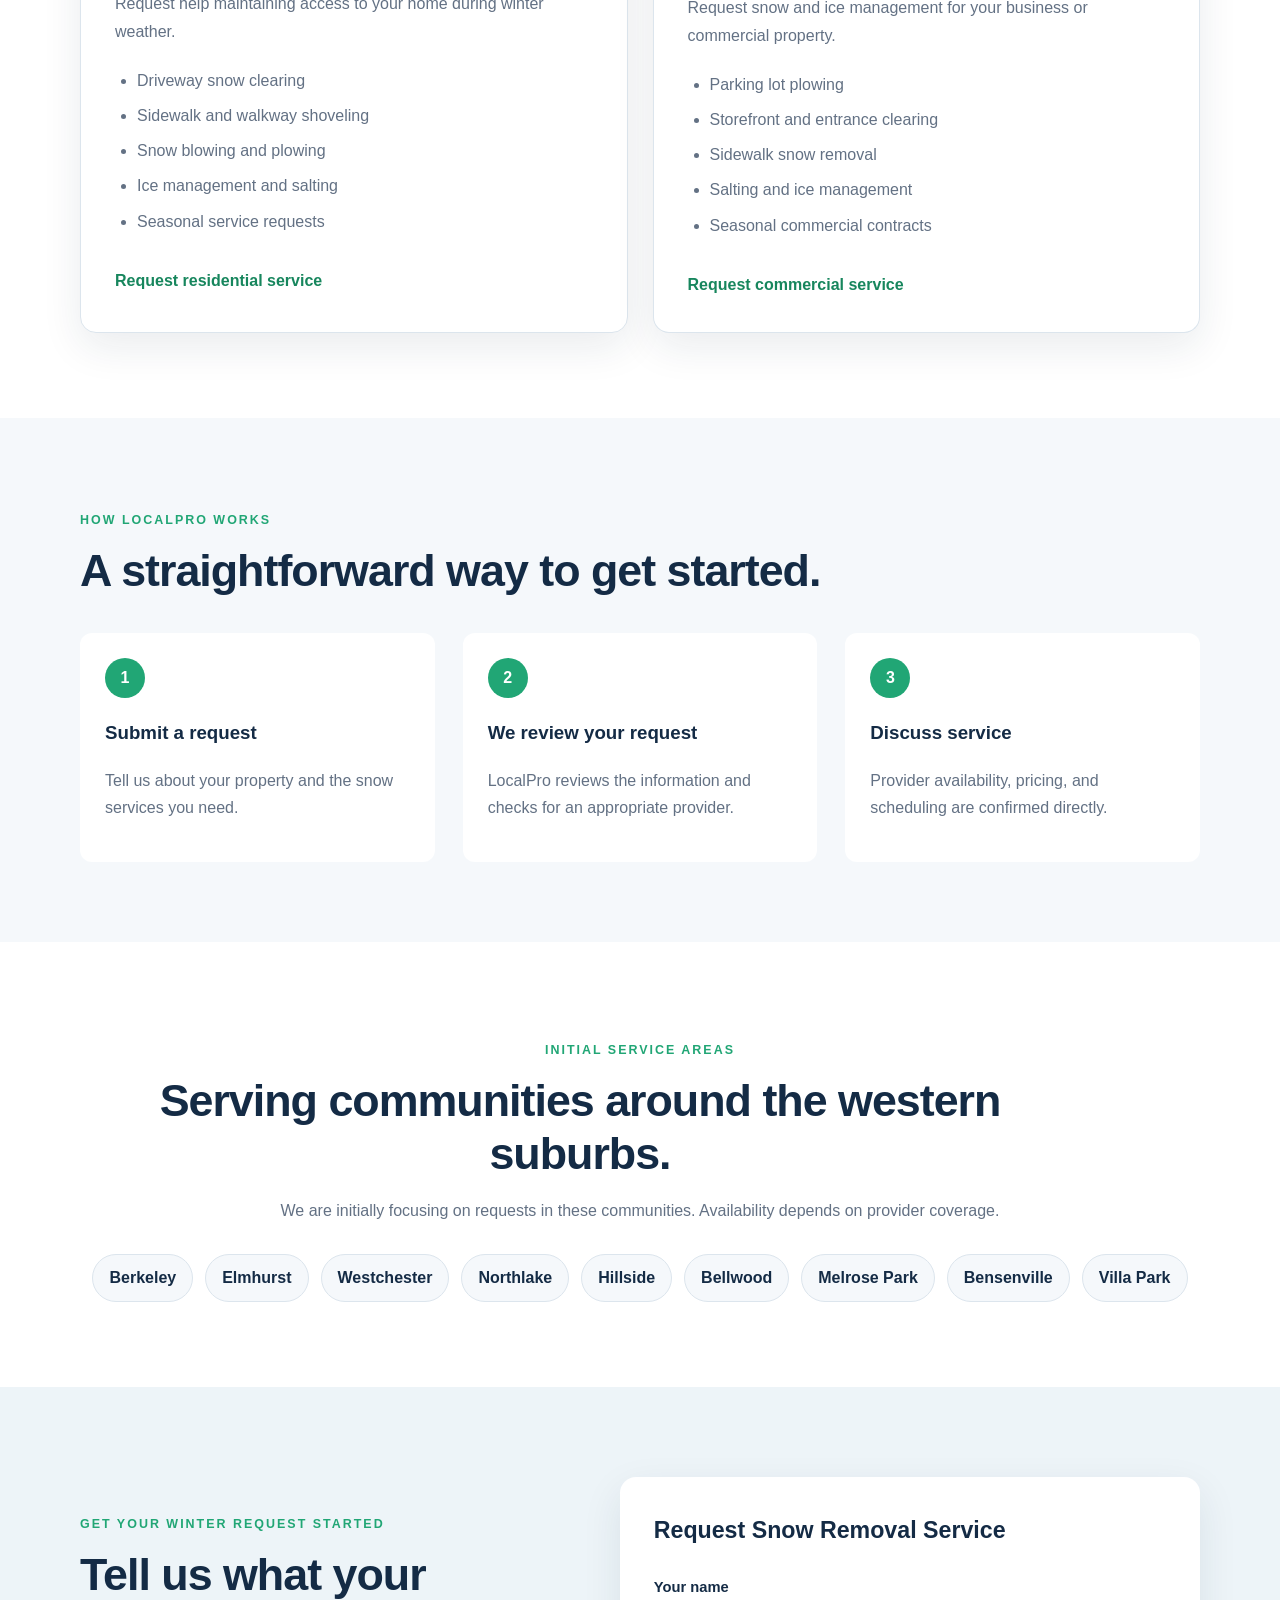
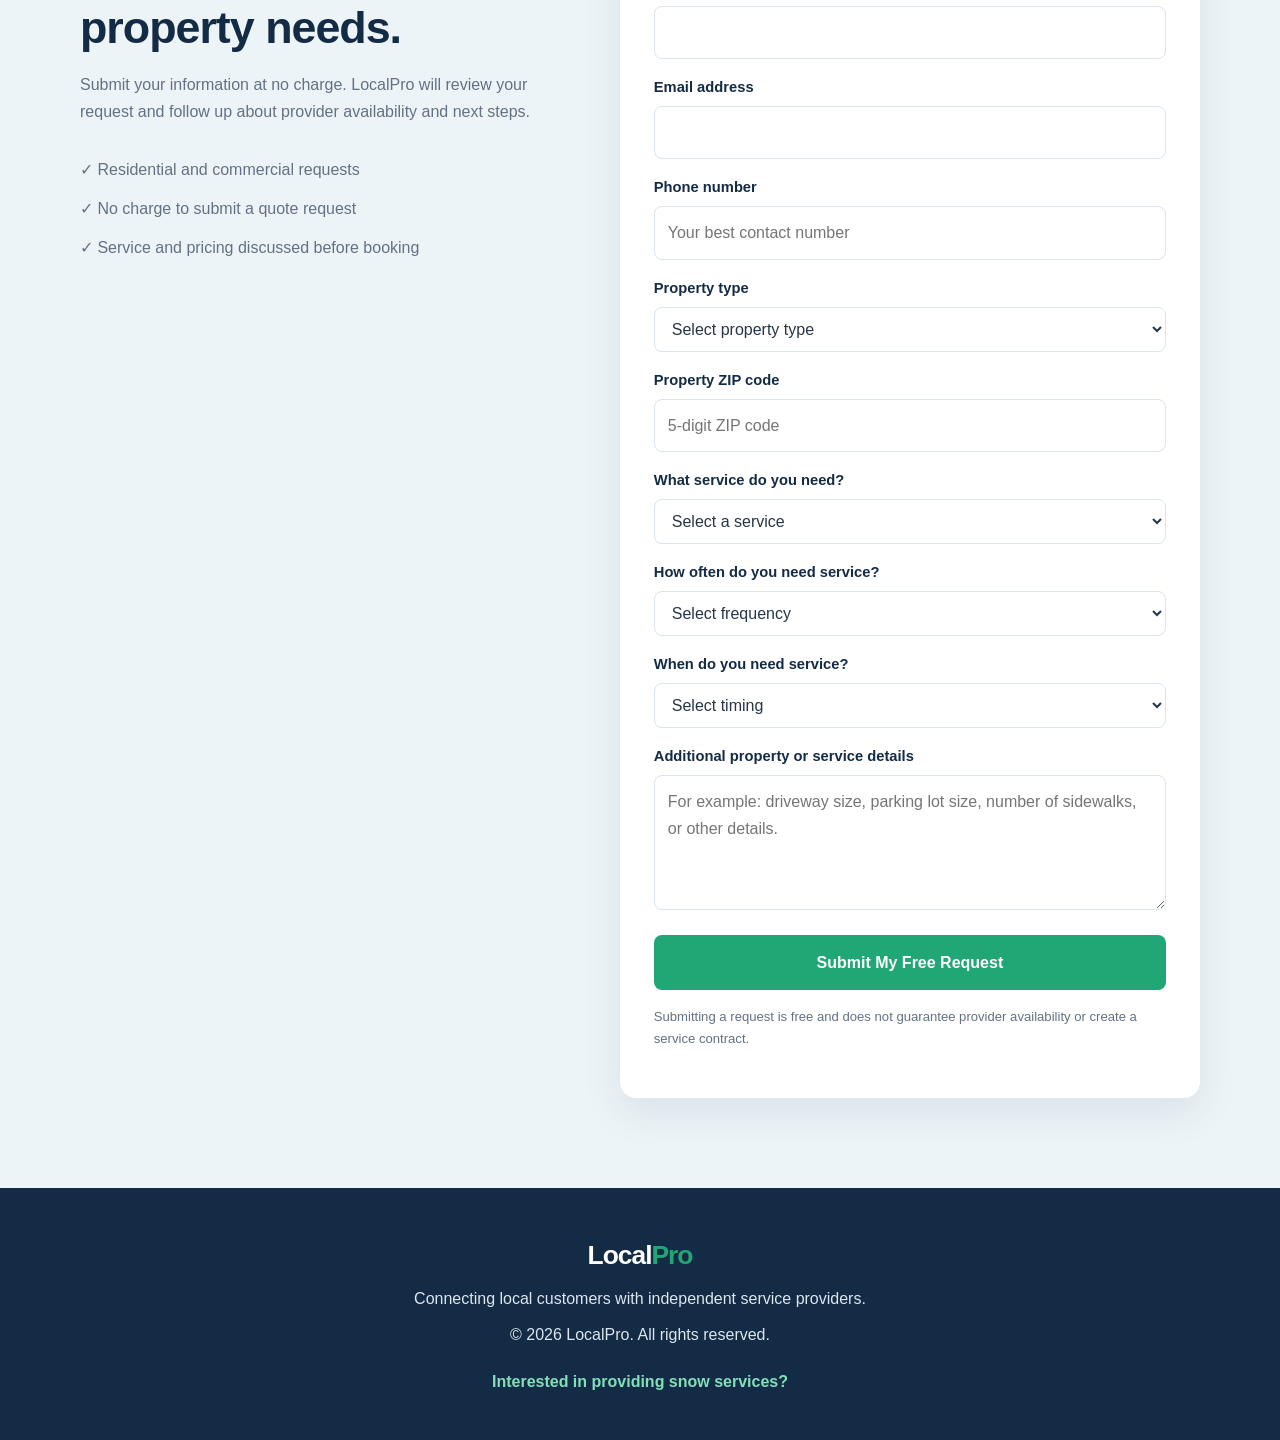
<file: snow-removal.html>
<!DOCTYPE html>
<html lang="en">
<head>
  <meta charset="UTF-8">
  <meta name="viewport" content="width=device-width, initial-scale=1.0">
  <meta name="description" content="Request residential or commercial snow removal and ice management quotes through LocalPro.">
  <title>Snow Removal & Ice Management | LocalPro</title>
  <link rel="stylesheet" href="snow-removal.css">
</head>
<body>

<header class="site-header">
  <nav class="nav">
    <a href="index.html" class="logo">Local<span>Pro</span></a>
    <div class="nav-links">
      <a href="#residential">Residential</a>
      <a href="#commercial">Commercial</a>
      <a href="#services">Services</a>
      <a href="provider.html">Become a Provider</a>
      <a href="#quote" class="nav-button">Get a Free Quote</a>
    </div>
  </nav>
</header>

<main>
  <section class="hero">
    <div class="hero-content">
      <p class="eyebrow">LOCALPRO SNOW & ICE SERVICES</p>
      <h1>Winter weather.<br><span>Less worry.</span></h1>
      <p class="hero-description">
        Need help keeping your driveway, property, or business clear
        this winter? Request a free quote and connect with a local
        snow removal service provider.
      </p>
      <div class="hero-actions">
        <a href="#quote" class="button">Request a Free Quote</a>
        <a href="#services" class="secondary-link">Explore Services</a>
      </div>
      <p class="hero-note">
        Residential and commercial requests welcome.
      </p>
    </div>
  </section>

  <section class="trust-strip">
    <div>
      <strong>Residential</strong>
      <span>Driveways and walkways</span>
    </div>
    <div>
      <strong>Commercial</strong>
      <span>Parking lots and storefronts</span>
    </div>
    <div>
      <strong>Snow & Ice</strong>
      <span>Clearing and salting requests</span>
    </div>
  </section>

  <section class="intro section">
    <p class="eyebrow">WINTER SERVICE MADE SIMPLE</p>
    <h2>Find the snow removal help you need.</h2>
    <p>
      LocalPro helps connect homeowners and businesses with
      independent local service providers. Tell us about your
      property and the work you need. We'll review your request
      and work toward connecting you with an appropriate provider.
    </p>
  </section>

  <section class="service-section section" id="services">
    <p class="eyebrow">OUR SNOW SERVICE CATEGORIES</p>
    <h2>One winter. Different needs.</h2>

    <div class="service-grid">
      <article class="service-card" id="residential">
        <div class="service-number">01</div>
        <h3>Residential Snow Removal</h3>
        <p>
          Request help maintaining access to your home during
          winter weather.
        </p>
        <ul>
          <li>Driveway snow clearing</li>
          <li>Sidewalk and walkway shoveling</li>
          <li>Snow blowing and plowing</li>
          <li>Ice management and salting</li>
          <li>Seasonal service requests</li>
        </ul>
        <a href="#quote" class="card-link">Request residential service</a>
      </article>

      <article class="service-card featured" id="commercial">
        <div class="service-number">02</div>
        <h3>Commercial Snow Removal</h3>
        <p>
          Request snow and ice management for your business
          or commercial property.
        </p>
        <ul>
          <li>Parking lot plowing</li>
          <li>Storefront and entrance clearing</li>
          <li>Sidewalk snow removal</li>
          <li>Salting and ice management</li>
          <li>Seasonal commercial contracts</li>
        </ul>
        <a href="#quote" class="card-link">Request commercial service</a>
      </article>
    </div>
  </section>

  <section class="how-section">
    <div class="section">
      <p class="eyebrow">HOW LOCALPRO WORKS</p>
      <h2>A straightforward way to get started.</h2>

      <div class="steps-grid">
        <article>
          <span>1</span>
          <h3>Submit a request</h3>
          <p>Tell us about your property and the snow services you need.</p>
        </article>
        <article>
          <span>2</span>
          <h3>We review your request</h3>
          <p>LocalPro reviews the information and checks for an appropriate provider.</p>
        </article>
        <article>
          <span>3</span>
          <h3>Discuss service</h3>
          <p>Provider availability, pricing, and scheduling are confirmed directly.</p>
        </article>
      </div>
    </div>
  </section>

  <section class="areas-section section">
    <p class="eyebrow">INITIAL SERVICE AREAS</p>
    <h2>Serving communities around the western suburbs.</h2>
    <p>
      We are initially focusing on requests in these communities.
      Availability depends on provider coverage.
    </p>
    <div class="area-list">
      <span>Berkeley</span>
      <span>Elmhurst</span>
      <span>Westchester</span>
      <span>Northlake</span>
      <span>Hillside</span>
      <span>Bellwood</span>
      <span>Melrose Park</span>
      <span>Bensenville</span>
      <span>Villa Park</span>
    </div>
  </section>

  <section class="quote-section" id="quote">
    <div class="quote-layout">
      <div class="quote-copy">
        <p class="eyebrow">GET YOUR WINTER REQUEST STARTED</p>
        <h2>Tell us what your property needs.</h2>
        <p>
          Submit your information at no charge. LocalPro will
          review your request and follow up about provider
          availability and next steps.
        </p>
        <div class="quote-points">
          <p>✓ Residential and commercial requests</p>
          <p>✓ No charge to submit a quote request</p>
          <p>✓ Service and pricing discussed before booking</p>
        </div>
      </div>

      <form id="snow-quote-form">
        <h3>Request Snow Removal Service</h3>

        <label for="name">Your name</label>
        <input id="name" name="name" type="text"
          autocomplete="name" maxlength="100" required>

        <label for="email">Email address</label>
        <input id="email" name="email" type="email"
          autocomplete="email" maxlength="254" required>

        <label for="phone">Phone number</label>
        <input id="phone" name="phone" type="tel"
          autocomplete="tel" maxlength="40"
          placeholder="Your best contact number">

        <label for="property-type">Property type</label>
        <select id="property-type" name="property_type" required>
          <option value="">Select property type</option>
          <option value="Residential">Residential</option>
          <option value="Commercial">Commercial</option>
        </select>

        <label for="zip">Property ZIP code</label>
        <input id="zip" name="zip" type="text"
          inputmode="numeric" autocomplete="postal-code"
          pattern="[0-9]{5}" maxlength="5"
          placeholder="5-digit ZIP code" required>

        <label for="service-needed">What service do you need?</label>
        <select id="service-needed" name="service_needed" required>
          <option value="">Select a service</option>
          <option value="Driveway snow clearing">Driveway snow clearing</option>
          <option value="Sidewalk and walkway clearing">Sidewalk and walkway clearing</option>
          <option value="Snow blowing or plowing">Snow blowing or plowing</option>
          <option value="Parking lot plowing">Parking lot plowing</option>
          <option value="Storefront clearing">Storefront clearing</option>
          <option value="Salting and ice management">Salting and ice management</option>
          <option value="Seasonal snow removal contract">Seasonal snow removal contract</option>
          <option value="Multiple snow removal services">Multiple services</option>
        </select>

        <label for="frequency">How often do you need service?</label>
        <select id="frequency" name="frequency" required>
          <option value="">Select frequency</option>
          <option value="One-time service">One-time service</option>
          <option value="As needed during snowfall">As needed during snowfall</option>
          <option value="Recurring service">Recurring service</option>
          <option value="Seasonal contract">Seasonal contract</option>
        </select>

        <label for="timing">When do you need service?</label>
        <select id="timing" name="timing" required>
          <option value="">Select timing</option>
          <option value="As soon as available">As soon as available</option>
          <option value="Before the next snowfall">Before the next snowfall</option>
          <option value="Planning ahead for winter">Planning ahead for winter</option>
        </select>

        <label for="details">Additional property or service details</label>
        <textarea id="details" name="details" rows="4"
          maxlength="2000"
          placeholder="For example: driveway size, parking lot size, number of sidewalks, or other details."></textarea>

        <button type="submit" class="button submit-button">
          Submit My Free Request
        </button>

        <p id="form-message" role="status" aria-live="polite"></p>

        <p class="form-note">
          Submitting a request is free and does not guarantee
          provider availability or create a service contract.
        </p>
      </form>
    </div>
  </section>
</main>

<footer class="footer">
  <a href="index.html" class="logo">Local<span>Pro</span></a>
  <p>Connecting local customers with independent service providers.</p>
  <p>&copy; <span id="year">2026</span> LocalPro. All rights reserved.</p>
  <a href="provider.html">Interested in providing snow services?</a>
</footer>


<script>
window.addEventListener("DOMContentLoaded", function () {
  const form = document.getElementById("snow-quote-form");
  const message = document.getElementById("form-message");
  const year = document.getElementById("year");
  const submitButton = form.querySelector('button[type="submit"]');

  year.textContent = new Date().getFullYear();

  form.addEventListener("submit", async function (event) {
    event.preventDefault();

    if (!form.reportValidity()) return;

    const formData = new FormData(form);
    const propertyType = formData.get("property_type");
    const zipCode = formData.get("zip").trim();
    const serviceRequested = formData.get("service_needed");
    const frequency = formData.get("frequency");
    const timing = formData.get("timing");

    const details = [
      "CAMPAIGN: LocalPro Snow Removal",
      "PROPERTY TYPE: " + propertyType,
      "PROPERTY ZIP: " + zipCode,
      "SERVICE REQUESTED: " + serviceRequested,
      "SERVICE FREQUENCY: " + frequency,
      "REQUESTED TIMING: " + timing,
      "ADDITIONAL DETAILS: " + (formData.get("details") || "None provided")
    ].join("\n");

    message.textContent = "Submitting your request...";
    submitButton.disabled = true;
    submitButton.textContent = "Submitting...";

    try {
      const response = await fetch(
        "https://localpro-api.onrender.com/api/quotes",
        {
          method: "POST",
          headers: {
            "Content-Type": "application/json"
          },
          body: JSON.stringify({
            name: formData.get("name").trim(),
            email: formData.get("email").trim(),
            phone: formData.get("phone").trim(),
            service: "Snow Removal - " + propertyType,
            details: details,
            property_type: propertyType,
            zip_code: zipCode,
            service_requested: serviceRequested,
            frequency: frequency,
            timing: timing
          })
        }
      );

      const result = await response.json();

      if (!response.ok) {
        throw new Error(result.error || "Unable to submit your request.");
      }

      message.textContent =
        "Thank you! Your snow removal request was received. Your reference number is " +
        result.id + ". LocalPro will follow up about next steps.";

      form.reset();

    } catch (error) {
      console.error("Snow quote submission failed:", error);
      message.textContent =
        "We could not submit your request right now. Please try again later.";

    } finally {
      submitButton.disabled = false;
      submitButton.textContent = "Submit My Free Request";
    }
  });
});
</script>


</body>
</html>
</file>
<file: styles.css>
/* LocalPro - Professional Local Business Landing Page */

:root {
  --navy: #142b45;
  --navy-light: #203f5e;
  --green: #21a675;
  --green-dark: #17865d;
  --text: #263548;
  --muted: #637184;
  --background: #f5f8fb;
  --white: #ffffff;
  --border: #dce5ed;
  --shadow: 0 14px 40px rgba(20, 43, 69, 0.09);
}

* {
  box-sizing: border-box;
}

html {
  scroll-behavior: smooth;
  scroll-padding-top: 90px;
}

body {
  margin: 0;
  font-family: Arial, Helvetica, sans-serif;
  color: var(--text);
  background: var(--white);
  line-height: 1.7;
}

a {
  color: inherit;
  text-decoration: none;
}

header {
  position: sticky;
  top: 0;
  z-index: 10;
  background: rgba(255, 255, 255, 0.97);
  border-bottom: 1px solid var(--border);
}

nav {
  max-width: 1120px;
  min-height: 76px;
  margin: 0 auto;
  padding: 16px 24px;
  display: flex;
  align-items: center;
  gap: 30px;
}

.logo {
  margin-right: auto;
  color: var(--navy);
  font-size: 1.55rem;
  font-weight: 800;
  letter-spacing: -1px;
}

.logo span {
  color: var(--green);
}

nav > a:not(.logo) {
  font-size: 0.92rem;
  font-weight: 600;
}

nav > a:not(.logo):hover,
.text-link:hover,
.service-card a:hover {
  color: var(--green-dark);
}

.nav-cta {
  padding: 10px 17px;
  border: 1px solid var(--green);
  border-radius: 8px;
  color: var(--green-dark);
}

.hero {
  padding: 110px 24px 120px;
  text-align: center;
  background:
    radial-gradient(ellipse at top, #e4f6ef 0%, transparent 55%),
    linear-gradient(180deg, #f7fafc 0%, #ffffff 100%);
}

.eyebrow {
  margin: 0 0 12px;
  color: var(--green-dark);
  font-size: 0.78rem;
  font-weight: 800;
  letter-spacing: 2px;
}

.hero h1 {
  max-width: 850px;
  margin: 0 auto 20px;
  color: var(--navy);
  font-size: clamp(2.6rem, 6vw, 4.7rem);
  line-height: 1.1;
  letter-spacing: -2px;
}

.hero-text {
  max-width: 650px;
  margin: 0 auto 30px;
  color: var(--muted);
  font-size: 1.12rem;
}

.button {
  display: inline-block;
  padding: 14px 24px;
  border: 0;
  border-radius: 8px;
  background: var(--green);
  color: var(--white);
  font: inherit;
  font-weight: 700;
  text-align: center;
  cursor: pointer;
  transition: background 0.2s ease, transform 0.2s ease;
}

.button:hover {
  background: var(--green-dark);
  transform: translateY(-1px);
}

.text-link {
  display: inline-block;
  margin-left: 20px;
  color: var(--navy);
  font-weight: 700;
}

.section,
.why-section,
.quote-section {
  padding: 90px 24px;
}

.section {
  max-width: 1168px;
  margin: 0 auto;
}

.section h2,
.why-section h2,
.quote-section h2 {
  margin: 0 0 12px;
  color: var(--navy);
  font-size: clamp(2rem, 4vw, 2.8rem);
  line-height: 1.2;
  letter-spacing: -1px;
}

.section-intro {
  margin: 0 0 36px;
  color: var(--muted);
}

.service-grid,
.benefit-grid {
  display: grid;
  grid-template-columns: repeat(3, minmax(0, 1fr));
  gap: 24px;
  margin-top: 32px;
}

.service-card {
  padding: 30px;
  border: 1px solid var(--border);
  border-radius: 14px;
  background: var(--white);
  box-shadow: var(--shadow);
  transition: transform 0.2s ease;
}

.service-card:hover {
  transform: translateY(-4px);
}

.service-icon {
  display: grid;
  width: 48px;
  height: 48px;
  place-items: center;
  border-radius: 12px;
  background: #e4f6ef;
  color: var(--green-dark);
  font-size: 0.9rem;
  font-weight: 800;
}

.service-card h3,
.benefit-grid h3 {
  margin: 18px 0 8px;
  color: var(--navy);
}

.service-card p,
.benefit-grid p {
  color: var(--muted);
}

.service-card a {
  display: inline-block;
  margin-top: 10px;
  color: var(--green-dark);
  font-weight: 700;
}

.why-section {
  background: var(--background);
  text-align: center;
}

.why-section > p,
.why-section > h2 {
  max-width: 750px;
  margin-left: auto;
  margin-right: auto;
}

.benefit-grid {
  max-width: 1120px;
  margin: 36px auto 0;
  text-align: left;
}

.benefit-grid article {
  padding: 20px;
}

.quote-section {
  max-width: 780px;
  margin: 0 auto;
}

.quote-section > p:not(.eyebrow) {
  color: var(--muted);
}

#quote-form {
  display: grid;
  gap: 10px;
  margin-top: 28px;
  padding: 30px;
  border: 1px solid var(--border);
  border-radius: 14px;
  background: var(--white);
  box-shadow: var(--shadow);
}

#quote-form label {
  margin-top: 8px;
  color: var(--navy);
  font-size: 0.93rem;
  font-weight: 700;
}

#quote-form input,
#quote-form select,
#quote-form textarea {
  width: 100%;
  min-height: 48px;
  padding: 12px 14px;
  border: 1px solid #cbd7e2;
  border-radius: 7px;
  background: var(--white);
  color: var(--text);
  font: inherit;
}

#quote-form textarea {
  resize: vertical;
}

#quote-form input:focus,
#quote-form select:focus,
#quote-form textarea:focus {
  outline: 3px solid rgba(33, 166, 117, 0.18);
  border-color: var(--green);
}

#quote-form .button {
  margin-top: 12px;
}

.form-note {
  margin: 0;
  color: var(--muted);
  font-size: 0.82rem;
}

#form-message {
  margin: 4px 0;
  color: var(--green-dark);
  font-weight: 700;
}

footer {
  padding: 38px 24px;
  background: var(--navy);
  color: #dce7f0;
  text-align: center;
}

footer .logo {
  color: var(--white);
}

footer p {
  margin: 8px 0;
  font-size: 0.9rem;
}

@media (max-width: 760px) {
  nav {
    flex-wrap: wrap;
    gap: 14px;
  }

  nav .logo {
    width: 100%;
  }

  nav > a:not(.logo) {
    font-size: 0.84rem;
  }

  .hero {
    padding: 76px 20px 84px;
  }

  .hero h1 {
    letter-spacing: -1px;
  }

  .text-link {
    display: block;
    margin: 18px 0 0;
  }

  .service-grid,
  .benefit-grid {
    grid-template-columns: 1fr;
  }

  .section,
  .why-section,
  .quote-section {
    padding: 64px 20px;
  }

  #quote-form {
    padding: 22px;
  }
}

@media (prefers-reduced-motion: reduce) {
  *,
  *::before,
  *::after {
    scroll-behavior: auto !important;
    transition: none !important;
  }
}

/* LocalPro Provider Signup Page */

.form-card {
    max-width: 750px;
    margin: 40px auto;
    padding: 30px;
    background: #ffffff;
    border-radius: 12px;
    box-shadow: 0 4px 18px rgba(0, 0, 0, 0.08);
}

.form-card h2 {
    color: #142b45;
    margin-bottom: 12px;
}

.form-card p {
    line-height: 1.6;
    color: #555555;
}

#provider-form {
    display: flex;
    flex-direction: column;
    gap: 10px;
    margin-top: 25px;
}

#provider-form label {
    color: #142b45;
    font-weight: 600;
    margin-top: 10px;
}

#provider-form input,
#provider-form select,
#provider-form textarea {
    width: 100%;
    padding: 12px;
    border: 1px solid #cccccc;
    border-radius: 6px;
    font-size: 16px;
    box-sizing: border-box;
}

#provider-form textarea {
    min-height: 90px;
    resize: vertical;
}

#provider-form .checkbox-label {
    display: flex;
    align-items: flex-start;
    gap: 10px;
    font-weight: normal;
    line-height: 1.5;
    margin: 15px 0;
}

#provider-form .checkbox-label input {
    width: auto;
    margin-top: 4px;
}

#provider-form button {
    background: #21a675;
    color: #ffffff;
    border: none;
    border-radius: 6px;
    padding: 14px 20px;
    font-size: 16px;
    font-weight: bold;
    cursor: pointer;
    margin-top: 10px;
}

#provider-form button:hover {
    background: #18845c;
}

#provider-message {
    margin-top: 20px;
    font-weight: bold;
}

@media (max-width: 600px) {
    .form-card {
        margin: 20px 10px;
        padding: 20px;
    }
}

/* LocalPro provider page colors */

body:has(#provider-form) {
    background: #f1f5f9;
}

body:has(#provider-form) header {
    background: #142b45;
    color: #ffffff;
    padding: 30px 20px;
}

body:has(#provider-form) header h1 {
    color: #21a675;
}

body:has(#provider-form) header p,
body:has(#provider-form) header a {
    color: #ffffff;
}

body:has(#provider-form) .form-card {
    border-top: 6px solid #21a675;
}

#provider-form input,
#provider-form select,
#provider-form textarea {
    background: #ffffff;
    color: #142b45;
}

#provider-form input:focus,
#provider-form select:focus,
#provider-form textarea:focus {
    outline: 2px solid #21a675;
    border-color: #21a675;
}

#provider-form button {
    background: #21a675;
    color: #ffffff;
}
</file>
<file: snow-removal.css>
:root {
  --navy: #142b45;
  --navy-light: #203f5e;
  --green: #21a675;
  --green-dark: #17865d;
  --text: #263548;
  --muted: #637184;
  --background: #f5f8fb;
  --white: #ffffff;
  --border: #dce5ed;
  --shadow: 0 14px 40px rgba(20, 43, 69, 0.09);
}

* {
  box-sizing: border-box;
}

html {
  scroll-behavior: smooth;
  scroll-padding-top: 90px;
}

body {
  margin: 0;
  font-family: Arial, Helvetica, sans-serif;
  color: var(--text);
  background: var(--white);
  line-height: 1.7;
}

a {
  color: inherit;
  text-decoration: none;
}

.site-header {
  position: sticky;
  top: 0;
  z-index: 10;
  background: rgba(255, 255, 255, 0.97);
  border-bottom: 1px solid var(--border);
}

.nav {
  max-width: 1168px;
  min-height: 76px;
  margin: 0 auto;
  padding: 16px 24px;
  display: flex;
  align-items: center;
  justify-content: space-between;
  gap: 24px;
}

.logo {
  color: var(--navy);
  font-size: 1.65rem;
  font-weight: 800;
  letter-spacing: -1px;
}

.logo span {
  color: var(--green);
}

.nav-links {
  display: flex;
  align-items: center;
  gap: 25px;
  font-size: 0.92rem;
  font-weight: 700;
}

.nav-links a:hover {
  color: var(--green-dark);
}

.nav-links .nav-button {
  padding: 10px 17px;
  border: 1px solid var(--green);
  border-radius: 8px;
  color: var(--green-dark);
}

.hero {
  min-height: 570px;
  display: flex;
  align-items: center;
  padding: 90px 24px;
  background:
    linear-gradient(90deg, rgba(10, 30, 52, 0.94), rgba(20, 43, 69, 0.76)),
    url("https://images.unsplash.com/photo-1517299321609-52687d1bc55a?auto=format&fit=crop&w=2000&q=85")
    center 52% / cover no-repeat;
}

.hero-content {
  width: 100%;
  max-width: 1120px;
  margin: 0 auto;
}

.eyebrow {
  color: var(--green);
  font-size: 0.78rem;
  font-weight: 800;
  letter-spacing: 2px;
}

.hero h1 {
  max-width: 800px;
  margin: 12px 0 20px;
  color: var(--white);
  font-size: clamp(3rem, 7vw, 5.4rem);
  line-height: 1.05;
  letter-spacing: -2px;
}

.hero h1 span {
  color: #83dfba;
}

.hero-description {
  max-width: 650px;
  color: #e5edf5;
  font-size: 1.15rem;
}

.hero-actions {
  display: flex;
  flex-wrap: wrap;
  align-items: center;
  gap: 22px;
  margin-top: 30px;
}

.button {
  display: inline-block;
  padding: 14px 24px;
  border: 0;
  border-radius: 8px;
  background: var(--green);
  color: var(--white);
  font: inherit;
  font-weight: 800;
  cursor: pointer;
  transition: background 0.2s ease, transform 0.2s ease;
}

.button:hover {
  background: var(--green-dark);
  transform: translateY(-2px);
}

.secondary-link {
  color: var(--white);
  font-weight: 700;
}

.hero-note {
  color: #d3e1ed;
  font-size: 0.9rem;
  margin-top: 25px;
}

.trust-strip {
  display: grid;
  grid-template-columns: repeat(3, 1fr);
  gap: 20px;
  max-width: 1120px;
  margin: -1px auto 0;
  padding: 28px 24px;
  background: var(--white);
}

.trust-strip div {
  display: flex;
  flex-direction: column;
  text-align: center;
}

.trust-strip strong {
  color: var(--navy);
  font-size: 1.05rem;
}

.trust-strip span {
  color: var(--muted);
  font-size: 0.9rem;
}

.section {
  max-width: 1168px;
  margin: 0 auto;
  padding: 85px 24px;
}

.section h2,
.quote-copy h2 {
  max-width: 1000px;
  margin: 0 0 16px;
  color: var(--navy);
  font-size: clamp(2rem, 4vw, 2.8rem);
  line-height: 1.2;
  letter-spacing: -1px;
}

.intro {
  text-align: center;
}

.intro h2,
.intro > p:last-child {
  margin-left: auto;
  margin-right: auto;
}

.intro > p:last-child {
  max-width: 760px;
  color: var(--muted);
}

.service-grid {
  display: grid;
  grid-template-columns: repeat(2, minmax(0, 1fr));
  gap: 25px;
  margin-top: 35px;
}

.service-card {
  padding: 34px;
  border: 1px solid var(--border);
  border-radius: 16px;
  background: var(--white);
  box-shadow: var(--shadow);
}

.service-card.featured {
  border-top: 5px solid var(--green);
}

.service-number {
  display: grid;
  width: 48px;
  height: 48px;
  place-items: center;
  border-radius: 12px;
  background: #e4f6ef;
  color: var(--green-dark);
  font-weight: 800;
}

.service-card h3 {
  margin: 20px 0 10px;
  color: var(--navy);
  font-size: 1.5rem;
}

.service-card p,
.service-card li {
  color: var(--muted);
}

.service-card ul {
  padding-left: 22px;
  margin: 22px 0;
}

.service-card li {
  margin: 8px 0;
}

.card-link {
  display: inline-block;
  margin-top: 10px;
  color: var(--green-dark);
  font-weight: 800;
}

.how-section {
  background: var(--background);
}

.how-section .section {
  padding-top: 80px;
  padding-bottom: 80px;
}

.steps-grid {
  display: grid;
  grid-template-columns: repeat(3, minmax(0, 1fr));
  gap: 28px;
  margin-top: 35px;
}

.steps-grid article {
  padding: 25px;
  border-radius: 12px;
  background: var(--white);
}

.steps-grid article > span {
  display: grid;
  width: 40px;
  height: 40px;
  place-items: center;
  border-radius: 50%;
  background: var(--green);
  color: var(--white);
  font-weight: 800;
}

.steps-grid h3 {
  color: var(--navy);
}

.steps-grid p,
.areas-section > p:not(.eyebrow) {
  color: var(--muted);
}

.areas-section {
  text-align: center;
}

.area-list {
  display: flex;
  justify-content: center;
  flex-wrap: wrap;
  gap: 12px;
  margin-top: 30px;
}

.area-list span {
  padding: 9px 16px;
  border: 1px solid var(--border);
  border-radius: 30px;
  background: var(--background);
  color: var(--navy);
  font-weight: 700;
}

.quote-section {
  padding: 90px 24px;
  background: #edf4f8;
}

.quote-layout {
  display: grid;
  grid-template-columns: 0.9fr 1.1fr;
  gap: 65px;
  max-width: 1120px;
  margin: 0 auto;
  align-items: start;
}

.quote-copy {
  padding-top: 25px;
}

.quote-copy > p:not(.eyebrow),
.quote-points {
  color: var(--muted);
}

.quote-points {
  margin-top: 30px;
}

.quote-points p {
  margin: 12px 0;
}

form {
  padding: 34px;
  border-radius: 16px;
  background: var(--white);
  box-shadow: var(--shadow);
}

form h3 {
  margin-top: 0;
  margin-bottom: 25px;
  color: var(--navy);
  font-size: 1.45rem;
}

form label {
  display: block;
  margin: 16px 0 6px;
  color: var(--navy);
  font-weight: 700;
  font-size: 0.92rem;
}

form input,
form select,
form textarea {
  display: block;
  width: 100%;
  padding: 12px 13px;
  border: 1px solid var(--border);
  border-radius: 8px;
  background: var(--white);
  color: var(--text);
  font: inherit;
}

form input:focus,
form select:focus,
form textarea:focus {
  outline: 2px solid rgba(33, 166, 117, 0.25);
  border-color: var(--green);
}

form textarea {
  resize: vertical;
}

.submit-button {
  width: 100%;
  margin-top: 25px;
}

.submit-button:disabled {
  opacity: 0.65;
  cursor: wait;
}

#form-message {
  font-weight: 700;
  color: var(--green-dark);
}

.form-note {
  color: var(--muted);
  font-size: 0.82rem;
}

.footer {
  padding: 45px 24px;
  background: var(--navy);
  color: #dbe6ef;
  text-align: center;
}

.footer .logo {
  display: inline-block;
  color: var(--white);
}

.footer p {
  margin: 8px 0;
}

.footer > a:last-child {
  display: inline-block;
  margin-top: 12px;
  color: #83dfba;
  font-weight: 700;
}

@media (max-width: 800px) {
  .nav {
    flex-direction: column;
    gap: 12px;
  }

  .nav-links {
    justify-content: center;
    flex-wrap: wrap;
    gap: 15px;
  }

  .hero {
    min-height: 520px;
    padding: 75px 24px;
  }

  .quote-layout {
    grid-template-columns: 1fr;
    gap: 30px;
  }
}

@media (max-width: 600px) {
  .trust-strip,
  .service-grid,
  .steps-grid {
    grid-template-columns: 1fr;
  }

  .trust-strip {
    gap: 18px;
  }

  .service-card,
  form {
    padding: 25px;
  }

  .hero h1 {
    font-size: 3.1rem;
  }

  .hero-actions {
    align-items: flex-start;
    flex-direction: column;
  }
}
</file>
